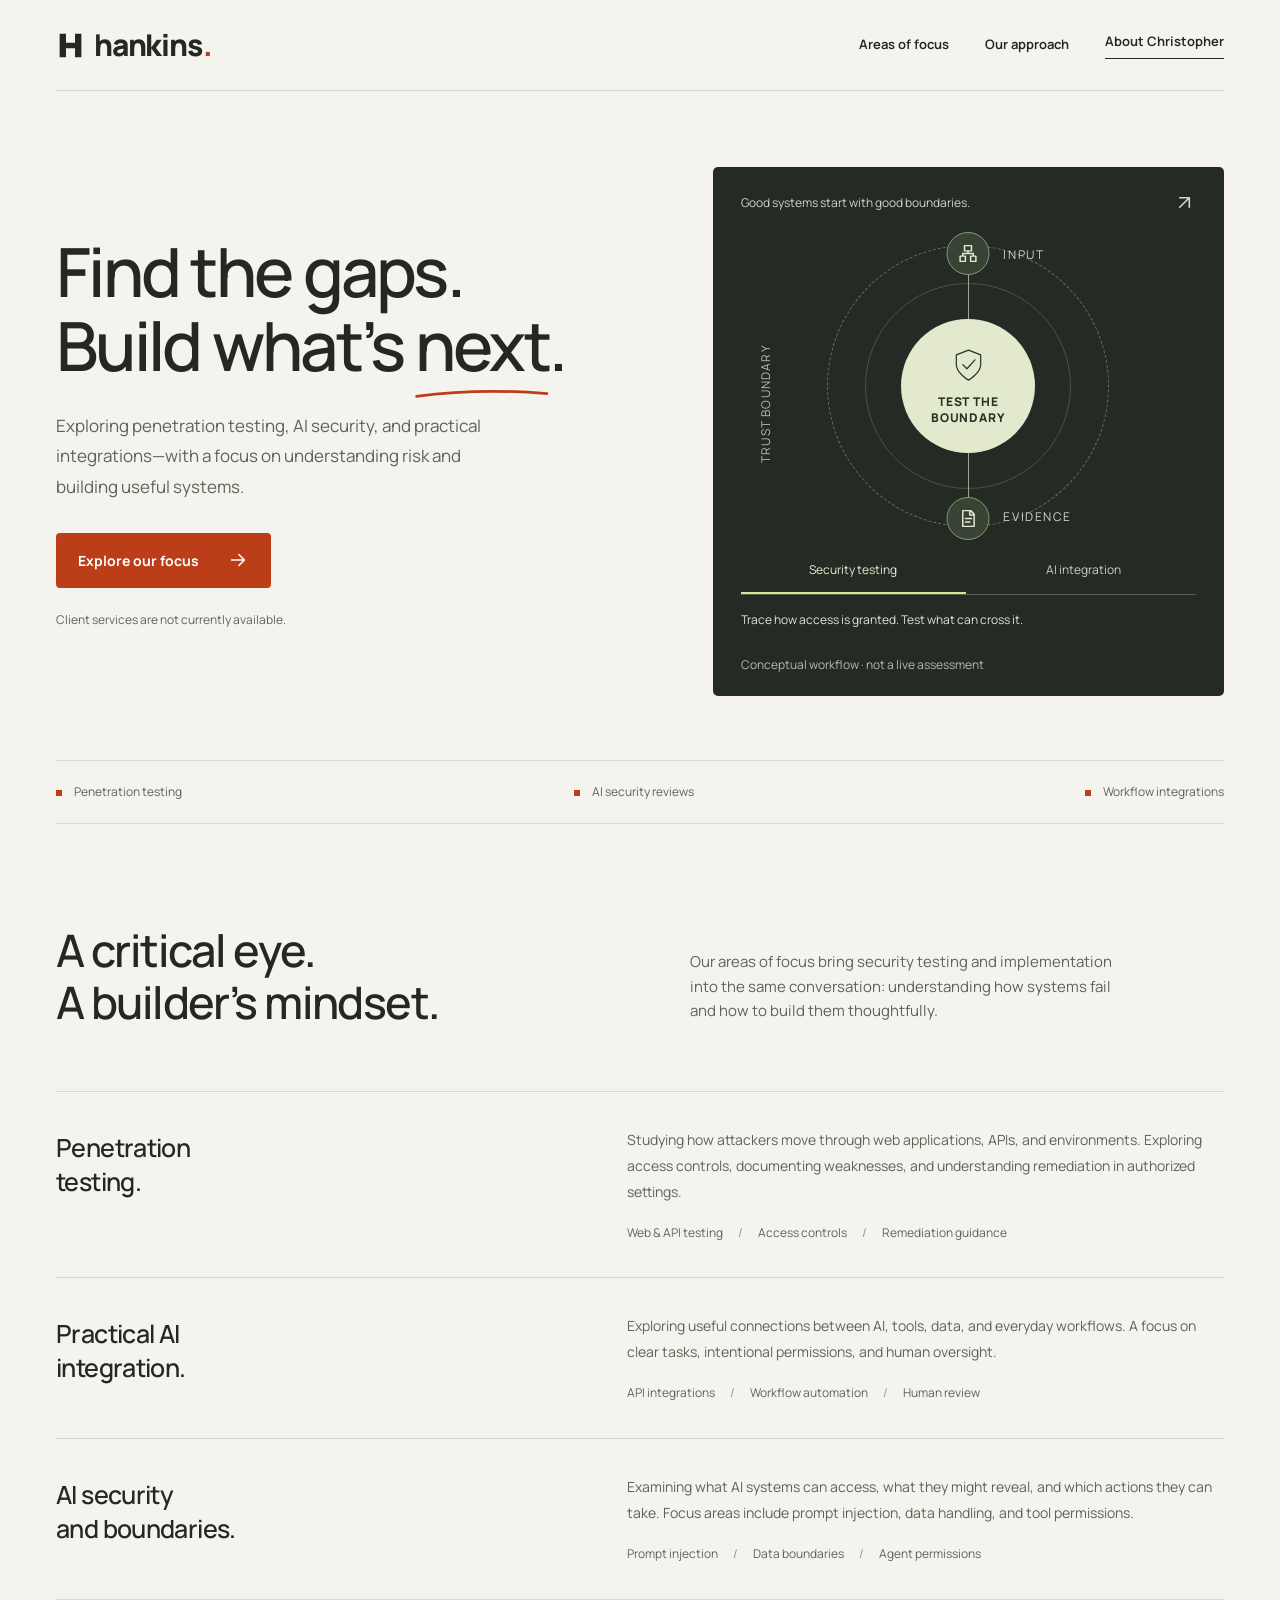
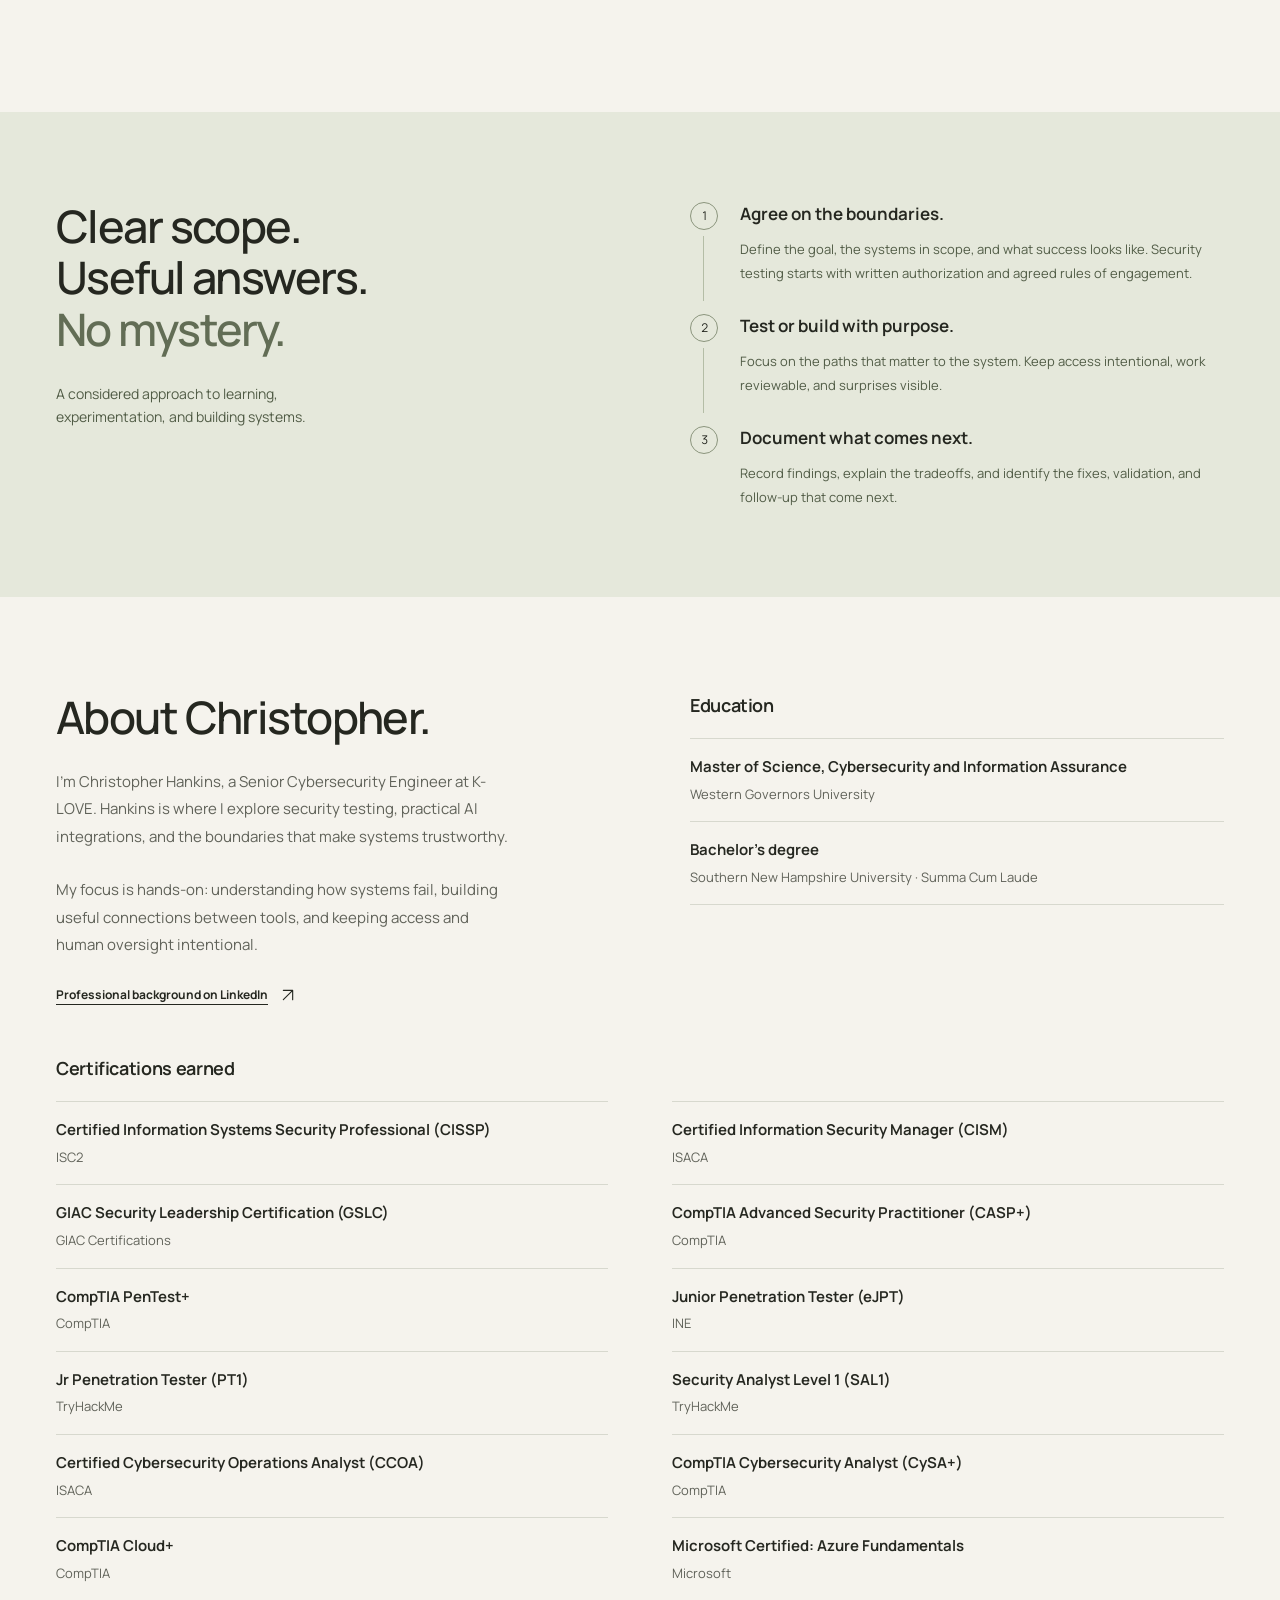
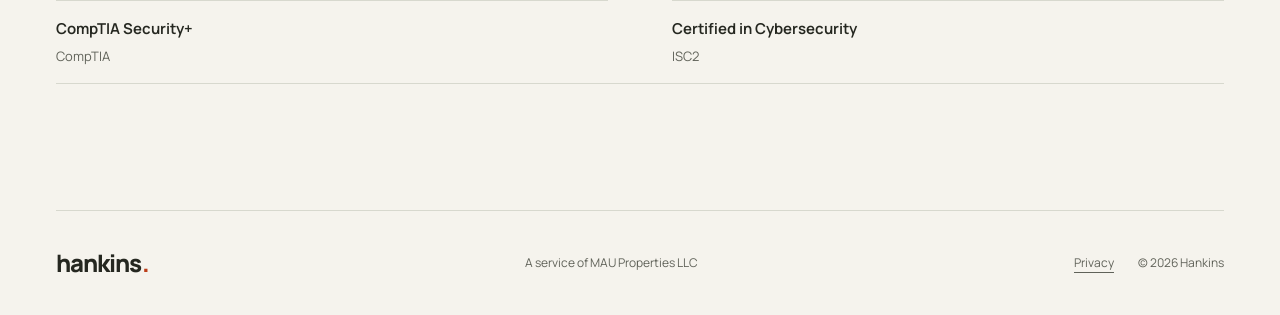
<file: index.html>
<!doctype html>
<html lang="en">
<head>
  <meta charset="utf-8">
  <meta name="viewport" content="width=device-width, initial-scale=1">
  <meta name="theme-color" content="#f5f3ed">
  <meta name="description" content="Explore Hankins’ areas of focus in penetration testing, AI security, and practical integrations. Client services are not currently available.">
  <meta property="og:title" content="Hankins — Security testing & AI integration">
  <meta property="og:description" content="Find the gaps. Build what’s next. Exploring security testing and practical AI integration.">
  <meta property="og:type" content="website">
  <meta property="og:url" content="https://hankins.work/">
  <link rel="canonical" href="https://hankins.work/">
  <link rel="icon" href="assets/mark.svg" type="image/svg+xml">
  <link rel="preload" href="assets/manrope.ttf" as="font" type="font/ttf" crossorigin>
  <link rel="stylesheet" href="styles.css?v=education-spacing-1">
  <title>Hankins — Security testing & AI integration</title>
  <script src="site.js" defer></script>
</head>
<body>
  <a class="skip-link" href="#main">Skip to content</a>
  <header class="site-header wrap">
    <a class="brand" href="#" aria-label="Hankins home"><svg width="29" height="29" viewBox="0 0 32 32" aria-hidden="true"><path d="M4 3h7v10h10V3h7v26h-7V19H11v10H4z" fill="currentColor"/></svg>hankins<span class="brand-dot">.</span></a>
    <nav aria-label="Main navigation"><a href="#focus">Areas of focus</a><a href="#approach">Our approach</a><a class="nav-cta" href="#about">About Christopher</a></nav>
  </header>
  <main id="main">
    <section class="hero wrap" aria-labelledby="hero-title">
      <div class="hero-copy">
        <h1 id="hero-title">Find the gaps.<br>Build what’s <span class="next-word">next<svg viewBox="0 0 210 13" preserveAspectRatio="none" aria-hidden="true"><path d="M2 9Q100 0 207 6"/></svg></span>.</h1>
        <p class="hero-description">Exploring penetration testing, AI security, and practical integrations—with a focus on understanding risk and building useful systems.</p>
        <a class="button primary" href="#focus">Explore our focus <svg viewBox="0 0 24 24" aria-hidden="true"><path d="M5 12h14M13 6l6 6-6 6"/></svg></a>
        <p class="hero-note">Client services are not currently available.</p>
      </div>
      <div class="boundary-panel">
        <div class="panel-top"><span>Good systems start with good boundaries.</span><svg viewBox="0 0 24 24" aria-hidden="true"><path d="M7 17L17 7M7 7h10v10"/></svg></div>
        <div class="diagram" aria-label="Illustrative system boundary diagram">
          <div class="boundary-ring outer"></div><div class="boundary-ring inner"></div>
          <div class="route-line route-top"></div><div class="route-line route-bottom"></div>
          <span class="diagram-label label-top">INPUT</span><span class="diagram-label label-bottom" id="destination-label">EVIDENCE</span>
          <div class="diagram-node node-top"><svg viewBox="0 0 24 24" aria-hidden="true"><path d="M8 3h8v6H8zM3 15h6v6H3zM15 15h6v6h-6zM12 9v3M6 15v-3h12v3"/></svg></div>
          <div class="diagram-core"><svg id="core-icon" viewBox="0 0 48 48" aria-hidden="true"><path d="M24 5L9 11v12c0 10 15 19 15 19s15-9 15-19V11L24 5z"/><path d="M17 23l5 5 10-11"/></svg><span id="core-label">TEST THE<br>BOUNDARY</span></div>
          <div class="diagram-node node-bottom"><svg viewBox="0 0 24 24" aria-hidden="true"><path d="M6 3h9l4 4v14H6zM14 3v5h5M9 12h7M9 16h5"/></svg></div>
          <span class="boundary-caption">TRUST BOUNDARY</span>
        </div>
        <div class="diagram-tabs" role="group" aria-label="Explore our work"><button type="button" data-view="security" aria-pressed="true">Security testing</button><button type="button" data-view="integration" aria-pressed="false">AI integration</button></div>
        <p class="panel-caption" id="diagram-description" aria-live="polite">Trace how access is granted. Test what can cross it.</p>
        <span class="illustration-note">Conceptual workflow · not a live assessment</span>
      </div>
    </section>
    <div class="service-strip wrap"><span>Penetration testing</span><span>AI security reviews</span><span>Workflow integrations</span></div>
    <section id="focus" class="services wrap" aria-labelledby="services-title">
      <div class="section-intro"><h2 id="services-title">A critical eye.<br>A builder’s mindset.</h2><p>Our areas of focus bring security testing and implementation into the same conversation: understanding how systems fail and how to build them thoughtfully.</p></div>
      <article class="service-row"><h3>Penetration<br>testing.</h3><div><p>Studying how attackers move through web applications, APIs, and environments. Exploring access controls, documenting weaknesses, and understanding remediation in authorized settings.</p><ul class="tags" aria-label="Penetration testing focus areas"><li>Web & API testing</li><li>Access controls</li><li>Remediation guidance</li></ul></div></article>
      <article class="service-row"><h3>Practical AI<br>integration.</h3><div><p>Exploring useful connections between AI, tools, data, and everyday workflows. A focus on clear tasks, intentional permissions, and human oversight.</p><ul class="tags" aria-label="AI integration focus areas"><li>API integrations</li><li>Workflow automation</li><li>Human review</li></ul></div></article>
      <article class="service-row"><h3>AI security<br>and boundaries.</h3><div><p>Examining what AI systems can access, what they might reveal, and which actions they can take. Focus areas include prompt injection, data handling, and tool permissions.</p><ul class="tags" aria-label="AI security focus areas"><li>Prompt injection</li><li>Data boundaries</li><li>Agent permissions</li></ul></div></article>
    </section>
    <section id="approach" class="approach" aria-labelledby="approach-title"><div class="wrap approach-grid"><div><h2 id="approach-title">Clear scope.<br>Useful answers.<br><span>No mystery.</span></h2><p>A considered approach to learning, experimentation, and building systems.</p></div><ol class="steps"><li><h3>Agree on the boundaries.</h3><p>Define the goal, the systems in scope, and what success looks like. Security testing starts with written authorization and agreed rules of engagement.</p></li><li><h3>Test or build with purpose.</h3><p>Focus on the paths that matter to the system. Keep access intentional, work reviewable, and surprises visible.</p></li><li><h3>Document what comes next.</h3><p>Record findings, explain the tradeoffs, and identify the fixes, validation, and follow-up that come next.</p></li></ol></div></section>
    <section id="about" class="about wrap" aria-labelledby="about-title">
      <div class="about-story"><h2 id="about-title">About Christopher.</h2><p>I’m Christopher Hankins, a Senior Cybersecurity Engineer at K-LOVE. Hankins is where I explore security testing, practical AI integrations, and the boundaries that make systems trustworthy.</p><p>My focus is hands-on: understanding how systems fail, building useful connections between tools, and keeping access and human oversight intentional.</p><a class="text-link" href="https://www.linkedin.com/in/christopher-hankins/" target="_blank" rel="noopener noreferrer">Professional background on LinkedIn <svg viewBox="0 0 24 24" aria-hidden="true"><path d="M5 19L19 5M5 5h14v14"/></svg></a></div>
      <div class="about-education"><h3>Education</h3><ul class="credential-list"><li><strong>Master of Science, Cybersecurity and Information Assurance</strong><span>Western Governors University</span></li><li><strong>Bachelor’s degree</strong> <span>Southern New Hampshire University · Summa Cum Laude</span></li></ul></div>
      <div class="about-credentials"><h3>Certifications earned</h3><ul class="credential-list certification-grid">
        <li><strong>Certified Information Systems Security Professional (CISSP)</strong><span>ISC2</span></li>
        <li><strong>Certified Information Security Manager (CISM)</strong><span>ISACA</span></li>
        <li><strong>GIAC Security Leadership Certification (GSLC)</strong><span>GIAC Certifications</span></li>
        <li><strong>CompTIA Advanced Security Practitioner (CASP+)</strong><span>CompTIA</span></li>
        <li><strong>CompTIA PenTest+</strong><span>CompTIA</span></li>
        <li><strong>Junior Penetration Tester (eJPT)</strong><span>INE</span></li>
        <li><strong>Jr Penetration Tester (PT1)</strong><span>TryHackMe</span></li>
        <li><strong>Security Analyst Level 1 (SAL1)</strong><span>TryHackMe</span></li>
        <li><strong>Certified Cybersecurity Operations Analyst (CCOA)</strong><span>ISACA</span></li>
        <li><strong>CompTIA Cybersecurity Analyst (CySA+)</strong><span>CompTIA</span></li>
        <li><strong>CompTIA Cloud+</strong><span>CompTIA</span></li>
        <li><strong>Microsoft Certified: Azure Fundamentals</strong><span>Microsoft</span></li>
        <li><strong>CompTIA Security+</strong><span>CompTIA</span></li>
        <li><strong>Certified in Cybersecurity</strong><span>ISC2</span></li>
      </ul></div>
    </section>
  </main>
  <footer class="footer wrap"><a class="brand" href="#">hankins<span class="brand-dot">.</span></a><p>A service of MAU Properties LLC</p><div><a href="privacy.html">Privacy</a><span>© <span id="year">2026</span> Hankins</span></div></footer>
</body>
</html>
</file>
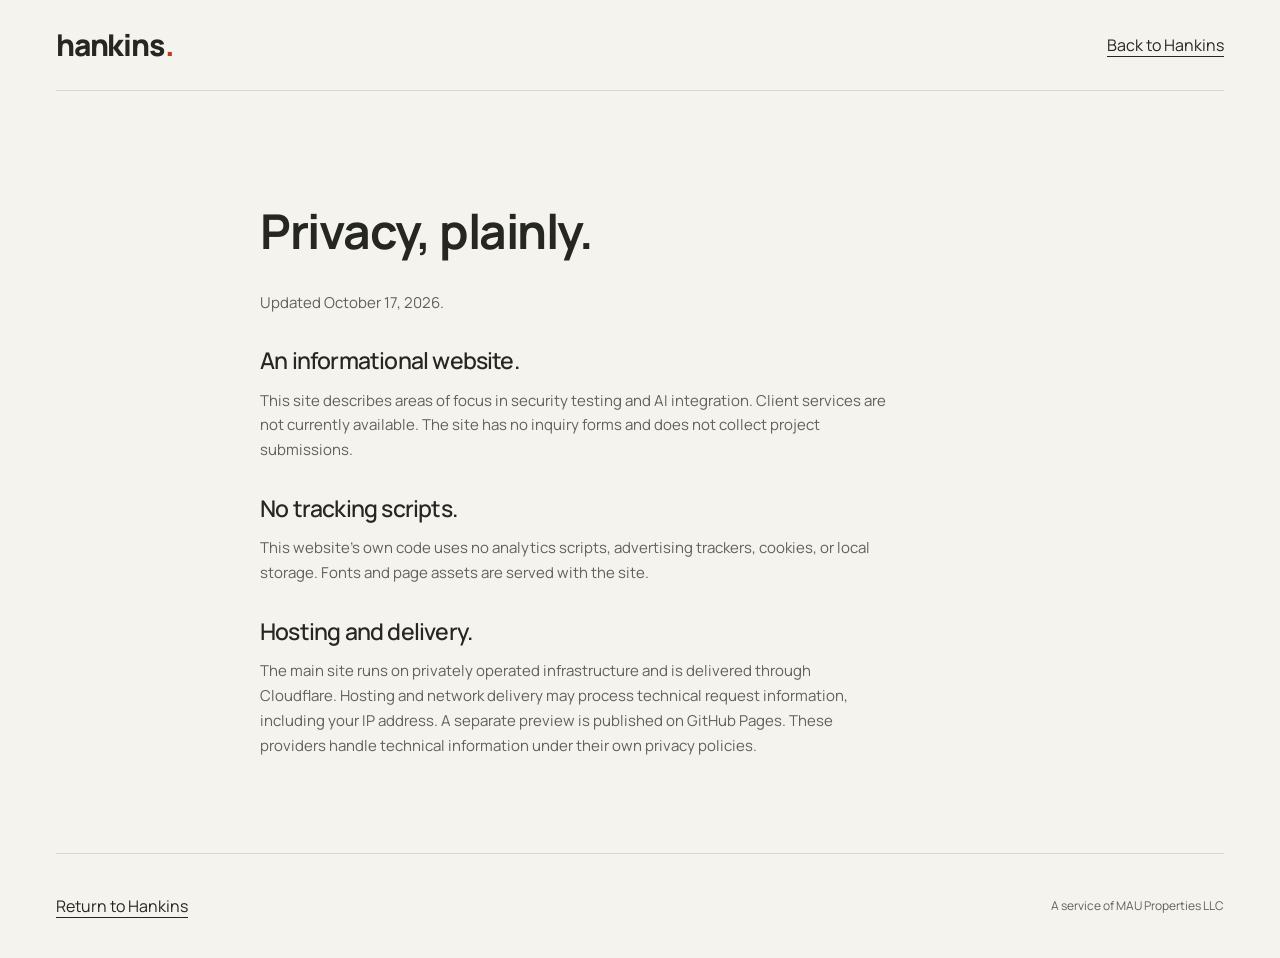
<file: privacy.html>
<!doctype html><html lang="en"><head><meta charset="utf-8"><meta name="viewport" content="width=device-width,initial-scale=1"><meta name="description" content="Privacy information for the Hankins informational website."><meta name="theme-color" content="#f5f3ed"><title>Privacy — Hankins</title><link rel="icon" href="assets/mark.svg" type="image/svg+xml"><link rel="stylesheet" href="styles.css"></head><body><header class="site-header wrap"><a class="brand" href="./">hankins<span class="brand-dot">.</span></a><a href="./">Back to Hankins</a></header><main class="legal wrap"><h1>Privacy, plainly.</h1><p>Updated October 17, 2026.</p><h2>An informational website.</h2><p>This site describes areas of focus in security testing and AI integration. Client services are not currently available. The site has no inquiry forms and does not collect project submissions.</p><h2>No tracking scripts.</h2><p>This website's own code uses no analytics scripts, advertising trackers, cookies, or local storage. Fonts and page assets are served with the site.</p><h2>Hosting and delivery.</h2><p>The main site runs on privately operated infrastructure and is delivered through Cloudflare. Hosting and network delivery may process technical request information, including your IP address. A separate preview is published on GitHub Pages. These providers handle technical information under their own privacy policies.</p></main><footer class="footer wrap"><a href="./">Return to Hankins</a><p>A service of MAU Properties LLC</p></footer></body></html>
</file>
<file: styles.css>
@font-face{font-family:Manrope;src:url('assets/manrope.ttf') format('truetype');font-weight:200 800;font-style:normal;font-display:swap}
:root{--paper:#f5f3ed;--ink:#252720;--muted:#606259;--orange:#bc3e19;--bright:#f47749;--line:#d7d8ce;--dark:#242b24;--font:Manrope,Arial,sans-serif}
*{box-sizing:border-box}html{scroll-behavior:smooth;scroll-padding-top:35px}body{margin:0;background:var(--paper);color:var(--ink);font-family:var(--font);font-size:16px;line-height:1.65}::selection{background:var(--orange);color:var(--paper)}a{color:inherit;text-underline-offset:5px}button,input,select,textarea{font:inherit}button,a,input,select,textarea{-webkit-tap-highlight-color:transparent}button{cursor:pointer}a:focus-visible,button:focus-visible,input:focus-visible,textarea:focus-visible,select:focus-visible{outline:3px solid var(--orange);outline-offset:5px}svg{fill:none;stroke:currentColor;stroke-width:1.7;stroke-linecap:round;stroke-linejoin:round}.wrap{width:min(1280px,calc(100% - 112px));margin-inline:auto}.skip-link{position:absolute;left:20px;top:-100px;padding:10px 20px;background:var(--ink);color:white;z-index:10}.skip-link:focus{top:12px}.site-header{display:flex;align-items:center;justify-content:space-between;padding:30px 0;border-bottom:1px solid var(--line)}.brand{display:inline-flex;align-items:center;gap:9px;font-size:30px;line-height:1;font-weight:800;letter-spacing:-.04em;text-decoration:none}.brand svg{stroke:none}.brand-dot{color:var(--orange);margin-left:-8px}.site-header nav{display:flex;gap:36px;align-items:center;font-size:13px;font-weight:650}.site-header nav a{text-decoration:none}.site-header nav a:hover{color:var(--orange)}.nav-cta{padding-bottom:6px;border-bottom:1px solid var(--ink)}.nav-cta span{margin-left:15px;font-size:20px}.hero{display:grid;grid-template-columns:1.16fr 1fr;gap:64px;padding-top:76px;padding-bottom:64px;align-items:center}.hero h1{font-size:clamp(48px,5.3vw,76px);line-height:1.1;font-weight:550;letter-spacing:-.04em;margin:0 0 28px;text-wrap:balance}.next-word{position:relative;white-space:nowrap}.next-word svg{position:absolute;left:0;bottom:-9px;width:100%;height:12px;color:var(--orange);stroke-width:3}.hero-description{font-size:17px;max-width:430px;color:var(--muted);margin:0 0 30px;line-height:1.8}.button{display:inline-flex;gap:28px;align-items:center;justify-content:space-between;padding:16px 22px;border:0;border-radius:4px;text-decoration:none;font-size:14px;font-weight:700;transition:background .2s,color .2s}.button svg{width:22px;height:22px;flex-shrink:0}.primary{background:var(--orange);color:white}.primary:hover{background:#973012}.hero-note{font-size:12px;color:var(--muted);margin:22px 0 0}.boundary-panel{position:relative;overflow:hidden;background:var(--dark);color:#f0f1e7;padding:24px 28px 20px;border-radius:5px}.panel-top{display:flex;justify-content:space-between;gap:20px;align-items:center;font-size:12px;color:#d1d5c9}.panel-top svg{width:23px;height:23px;flex-shrink:0}.diagram{height:320px;position:relative;margin:12px 0 2px}.boundary-ring{position:absolute;border:1px solid #596252;border-radius:50%;top:50%;left:50%;transform:translate(-50%,-50%)}.outer{width:282px;height:282px;border-style:dashed;border-color:#6a7563}.inner{width:206px;height:206px;border-color:#495445}.route-line{position:absolute;background:#9ba68d;width:1px;height:70px;left:50%}.route-top{top:38px}.route-bottom{bottom:38px}.diagram-node{width:43px;height:43px;background:#394333;border:1px solid #89977c;border-radius:50%;display:grid;place-items:center;position:absolute;left:50%;transform:translateX(-50%)}.diagram-node svg{width:21px;height:21px;color:#e2e8d7}.node-top{top:6px}.node-bottom{bottom:6px}.diagram-label{position:absolute;left:calc(50% + 35px);font-size:12px;letter-spacing:.13em;color:#d0d7c8}.label-top{top:19px}.label-bottom{bottom:19px}.diagram-core{position:absolute;left:50%;top:50%;transform:translate(-50%,-50%);width:134px;height:134px;background:#e2e9cd;color:#293322;border-radius:50%;display:flex;flex-direction:column;align-items:center;justify-content:center;gap:9px}.diagram-core svg{width:39px;height:39px;stroke-width:1.5}.diagram-core span{font-size:12px;font-weight:800;letter-spacing:.08em;text-align:center;line-height:1.35}.boundary-caption{position:absolute;bottom:78px;left:0;font-size:12px;letter-spacing:.1em;transform:rotate(-90deg);transform-origin:15px 0;color:#b4bda8}.diagram-tabs{display:flex;gap:5px;border-bottom:1px solid #596252}.diagram-tabs button{flex:1;background:none;border:0;border-bottom:2px solid transparent;border-radius:0;color:#c9d2c0;font-size:12px;padding:12px 5px}.diagram-tabs button[aria-pressed=true]{color:#e6edce;border-bottom-color:#d3e69c}.diagram-tabs button:hover{background:#354032}.diagram-tabs button:focus-visible{outline-color:#e2e9cd}.panel-caption{font-size:12px;margin:15px 0 4px;min-height:36px;color:#e0e5d9}.illustration-note{font-size:12px;color:#b2bdab}.boundary-panel.is-integration .diagram-core{background:#f8b093;color:#402416}.boundary-panel.is-integration .route-line{background:#f8b093}.boundary-panel.is-integration .outer{border-style:solid}.boundary-panel.is-integration .inner{border-style:dashed}.diagram-core{transition:background .3s}.service-strip{display:flex;justify-content:space-between;border-block:1px solid var(--line);padding:21px 0;color:var(--muted);font-size:12px}.service-strip span:before{content:'';display:inline-block;width:6px;height:6px;background:var(--orange);margin-right:12px}.services{padding-block:100px 112px}.section-intro{display:grid;grid-template-columns:1fr 1fr;gap:100px;margin-bottom:64px;align-items:end}h2{font-size:clamp(34px,3.5vw,49px);letter-spacing:-.035em;font-weight:550;line-height:1.15;text-wrap:balance;margin:0}p{max-width:70ch}.section-intro p{margin:0 0 3px;color:var(--muted);font-size:15px;max-width:425px}.service-row{display:grid;grid-template-columns:1fr 1.18fr 46px;gap:65px;padding:35px 0;border-top:1px solid var(--line);align-items:start}.service-row:last-child{border-bottom:1px solid var(--line)}.service-row h3{margin:4px 0;font-size:25px;font-weight:550;letter-spacing:-.025em;line-height:1.35}.service-row p{margin:0;font-size:14px;color:var(--muted);line-height:1.85}.tags{display:flex;list-style:none;padding:0;margin:18px 0 0;gap:9px 15px;flex-wrap:wrap}.tags li{font-size:12px;color:var(--muted)}.tags li+li:before{content:' / ';margin-right:13px;color:#8b8e80}.service-row>a{width:43px;height:43px;display:grid;place-items:center;border:1px solid #b4b8aa;border-radius:50%;transition:background .2s,color .2s}.service-row>a:hover{background:var(--ink);color:var(--paper)}.service-row>a svg{width:21px;height:21px}.approach{background:#e5e8db;padding:88px 0}.approach-grid{display:grid;grid-template-columns:1fr 1fr;gap:100px}.approach h2 span{color:#626d55}.approach-grid>div>p{font-size:14px;max-width:300px;color:#515c46;margin-top:28px}.steps{list-style:none;padding:0;margin:0;counter-reset:step}.steps li{position:relative;padding:0 0 27px 50px;counter-increment:step}.steps li:before{content:counter(step);position:absolute;left:0;top:2px;width:26px;height:26px;border:1px solid #8b957d;display:grid;place-items:center;border-radius:50%;font-size:12px;font-variant-numeric:tabular-nums}.steps li:not(:last-child):after{content:'';width:1px;background:#b4bda6;position:absolute;left:13px;top:36px;bottom:11px}.steps li:last-child{padding-bottom:0}.steps h3{font-size:17px;font-weight:650;margin:0 0 9px}.steps p{color:#515c46;font-size:13px;margin:0;line-height:1.85}.project{display:grid;grid-template-columns:1fr 1fr;gap:100px;padding-block:110px}.project-intro>p{color:var(--muted);max-width:345px;font-size:15px;margin-top:24px}.project-intro .project-aside{font-size:12px;margin-top:32px}.text-link{display:inline-flex;align-items:center;gap:12px;font-size:12px;font-weight:700;margin-top:10px}.text-link svg{width:16px;height:16px}.brief-form{display:flex;flex-direction:column;align-items:stretch}.brief-form label{font-size:12px;font-weight:700;margin:0 0 9px}.brief-form label span{font-weight:400;color:var(--muted)}.brief-form input,.brief-form select,.brief-form textarea{width:100%;min-width:0;background:#fbfaf6;border:1px solid #b6bbac;border-radius:4px;padding:12px 14px;color:var(--ink);font-size:13px;margin:0 0 23px;caret-color:var(--orange)}.brief-form textarea{resize:vertical;min-height:120px}.brief-form :is(input,textarea)::placeholder{color:#6c7064;opacity:1}.dark{background:var(--ink);color:var(--paper);width:100%}.dark:hover{background:var(--orange)}.form-note{font-size:12px;line-height:1.8;color:var(--muted);margin:12px 0 0}.brief-status{font-size:12px;color:var(--orange);margin:10px 0 0;min-height:20px}.footer{display:flex;align-items:center;justify-content:space-between;gap:24px;padding-block:30px;border-top:1px solid var(--line)}.footer .brand{font-size:24px}.footer>p{color:var(--muted);font-size:12px}.footer>div{display:flex;gap:24px;font-size:12px;color:var(--muted)}.legal{padding-block:80px;max-width:760px;min-height:65vh}.legal h1{font-size:48px;line-height:1.15;letter-spacing:-.03em}.legal h2{font-size:23px;margin-top:32px}.legal p{color:var(--muted);font-size:15px}.legal a{color:var(--orange)}
@keyframes boundary-arrive{from{clip-path:inset(0 0 100% 0)}to{clip-path:inset(0 0 0 0)}}.diagram{animation:boundary-arrive 1s cubic-bezier(.16,1,.3,1) both}html{scrollbar-color:#8b907e var(--paper);scrollbar-width:thin}
@media(min-width:1500px){.hero{padding-block:90px}.hero h1{font-size:82px}.diagram{height:350px}}
@media(max-width:1050px){.wrap{width:calc(100% - 64px)}.hero{gap:32px}.hero h1{font-size:54px}.hero-description{font-size:15px}.section-intro,.approach-grid,.project{gap:55px}.service-row{gap:30px}.service-row h3{font-size:22px}.boundary-panel{padding-inline:20px}.panel-top{font-size:12px}.outer{width:250px;height:250px}.inner{width:190px;height:190px}.boundary-caption{left:-9px}.diagram-core{width:126px;height:126px}}
@media(max-width:760px){.wrap{width:calc(100% - 40px)}.site-header{padding:24px 0}.brand{font-size:27px}.site-header nav{gap:20px;font-size:12px}.site-header nav>a:not(.nav-cta){display:none}.hero{grid-template-columns:1fr;padding-top:47px;padding-bottom:34px;gap:38px}.hero h1{font-size:clamp(44px,9vw,65px);margin-bottom:25px;max-width:600px}.hero-description{font-size:15px;max-width:450px}.hero-note{margin-top:17px}.boundary-panel{padding:21px 23px}.diagram{height:305px;max-width:400px;margin-inline:auto}.outer{width:260px;height:260px}.inner{width:194px;height:194px}.panel-top{font-size:12px}.panel-caption{min-height:0}.boundary-caption{left:0}.service-strip{font-size:12px;gap:10px;padding-block:19px;align-items:center}.service-strip span:before{width:4px;height:4px;margin-right:6px}.services{padding-block:66px}.section-intro{grid-template-columns:1fr;gap:24px;margin-bottom:38px}.section-intro p{font-size:14px}.service-row{grid-template-columns:1fr 38px;gap:20px;padding-block:28px}.service-row h3{font-size:24px;grid-column:1}.service-row h3 br{display:none}.service-row>div{grid-column:1/-1;grid-row:2}.service-row>a{grid-row:1;grid-column:2;width:36px;height:36px}.service-row p{font-size:13px}.tags{margin-top:16px;gap:8px 12px}.tags li+li:before{margin-right:10px}.approach{padding-block:60px}.approach-grid{grid-template-columns:1fr;gap:36px}.approach-grid>div>p{max-width:350px;margin-bottom:0}.steps li{padding-left:43px}.project{grid-template-columns:1fr;gap:36px;padding-block:65px}.project-intro>p{max-width:460px}.project-intro .project-aside{margin-top:23px}.footer{flex-wrap:wrap;gap:12px;padding-block:25px}.footer>p{margin:0}.footer>div{width:100%;justify-content:space-between;margin-top:8px}.legal{padding-block:45px}.legal h1{font-size:36px}}
@media(prefers-reduced-motion:reduce){html{scroll-behavior:auto}*,*:before,*:after{animation:none!important;transition:none!important}}

@media(max-width:760px){.service-strip{flex-wrap:wrap;justify-content:flex-start;gap:10px 20px}.service-strip span{white-space:nowrap}.diagram-tabs button{min-height:44px}}
@media(max-width:760px){.brief-form input,.brief-form select,.brief-form textarea{font-size:16px}}

/* Informational focus rows have no inquiry controls. */
.service-row{grid-template-columns:1fr 1.18fr}
@media(max-width:760px){.service-row{grid-template-columns:1fr}.service-row>div{grid-column:1;grid-row:auto}}
.about{display:grid;grid-template-columns:1fr 1fr;gap:100px;padding-block:94px}.about-story>p{font-size:15px;color:var(--muted);max-width:460px;margin:25px 0 0;line-height:1.85}.about-story .text-link{margin-top:26px}.about-credentials h3{font-size:18px;font-weight:650;letter-spacing:-.02em;margin:0 0 17px}.credential-list{list-style:none;padding:0;margin:0 0 32px}.credential-list li{display:flex;flex-direction:column;gap:4px;padding:16px 0;border-top:1px solid var(--line)}.credential-list li:last-child{border-bottom:1px solid var(--line)}.credential-list strong{font-weight:650;font-size:15px}.credential-list span{color:var(--muted);font-size:13px}.training-list{margin:0;padding-left:18px;color:var(--muted);font-size:14px;line-height:2}.training-list li::marker{color:var(--orange)}
@media(max-width:1050px){.about{gap:55px}}
@media(max-width:760px){.about{grid-template-columns:1fr;gap:36px;padding-block:60px}.about-story>p{font-size:14px}.site-header nav{gap:16px}.site-header .nav-cta{font-size:11px}}
.about{row-gap:48px}.about-education h3{font-size:18px;font-weight:650;letter-spacing:-.02em;margin:0 0 17px}.about-credentials{grid-column:1/-1}.certification-grid{display:grid;grid-template-columns:1fr 1fr;column-gap:64px}.certification-grid li:last-child{border-bottom:0}.certification-grid{border-bottom:1px solid var(--line)}.about-credentials .training-list{columns:2;column-gap:64px}.training-list li{break-inside:avoid}
@media(max-width:760px){.certification-grid{grid-template-columns:1fr}.about-credentials .training-list{columns:1}.about{row-gap:34px}}
</file>
